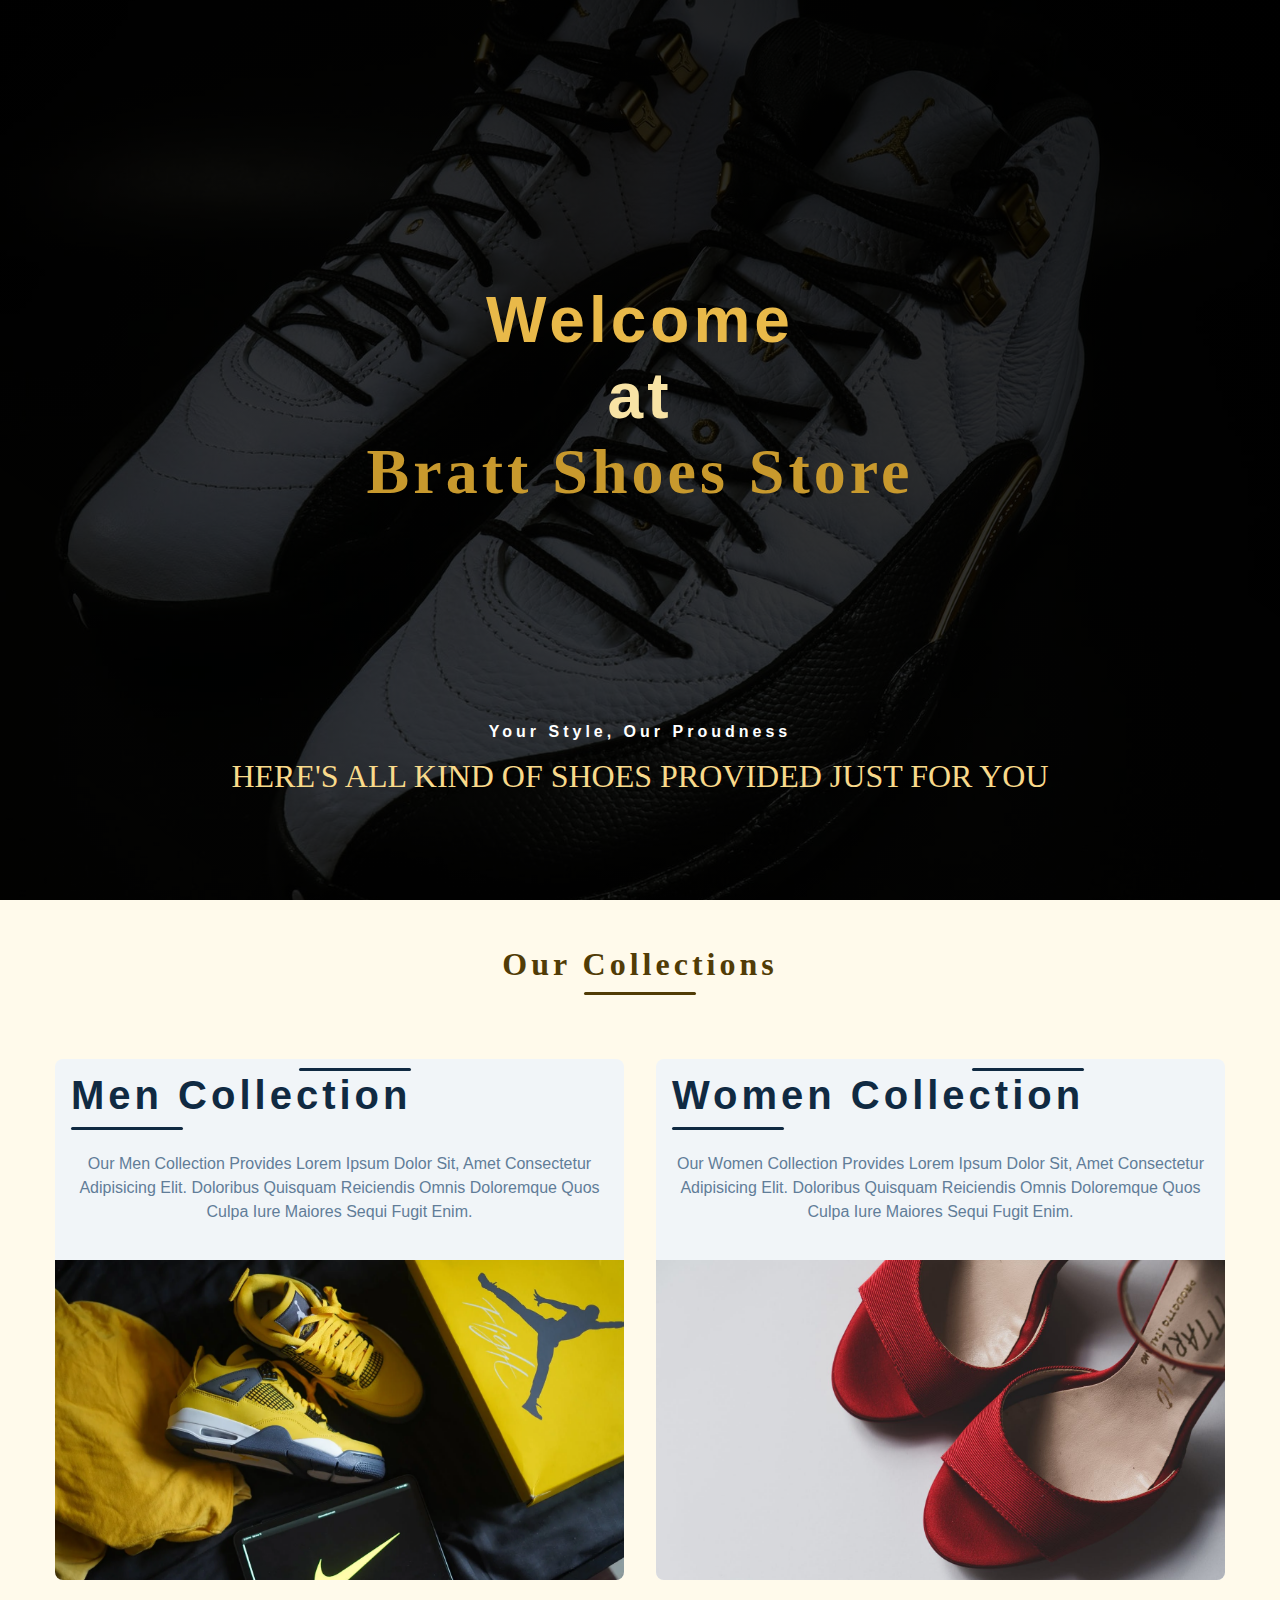
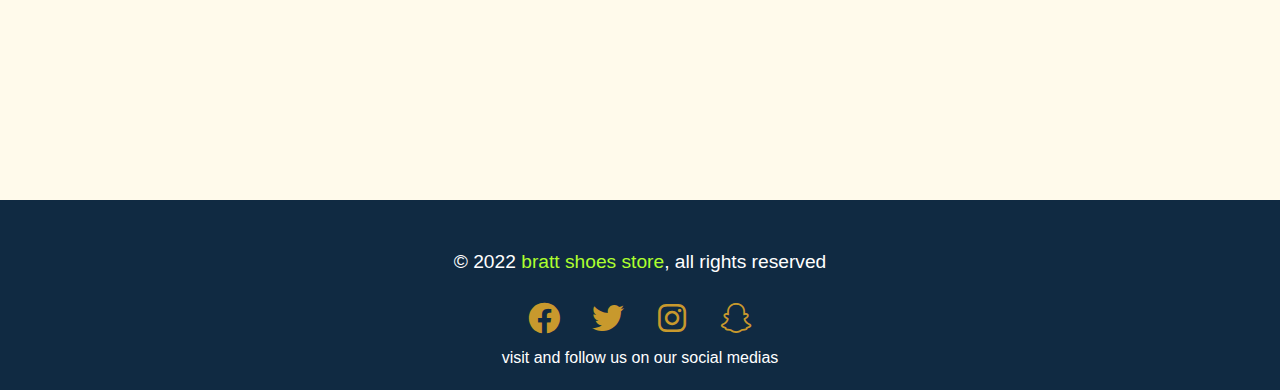
<file: index.html>
<!DOCTYPE html>
<html lang="en">

<head>
  <meta charset="UTF-8">
  <meta http-equiv="X-UA-Compatible" content="IE=edge">
  <meta name="viewport" content="width=device-width, initial-scale=1.0">
  <title>BRATT || Home</title>
  <link rel="shortcut icon" href="./images/favicon.ico" type="image/x-icon">
  <link rel="stylesheet" href="./fontawesome-free-6.1.1-web/css/all.min.css">
  <link rel="stylesheet" href="./CSS/main.css">
</head>

<body>
  <!-- <nav class="nav" id="nav">
    <div class="nav-logo">
      <h2>bratt</h2>

    </div>
  </nav> -->
  <!-- End of navbar -->

  <!-- hero section -->
  <section class="section hero">
    <div class="hero-text">
      <h1>welcome</h1>
      <h1 class="span">at</h1>
      <h2>bratt shoes store</h2>
    </div>
    <div class="hero-footer">
      <h4>your style, our proudness</h4>
      <p>here's all kind of shoes provided just for you</p>
    </div>
  </section>
  <!-- End of hero section -->

  <!-- Collections section -->
  <section class="section collections">
    <!-- Section title -->
    <div class="section-title collections-title">
      <h1>our collections</h1>
      <div class="underline"></div>
    </div>
    <!-- End of Section title -->

    <!-- Collections center -->
    <div class="section-center collections-center">
      <!-- Single collection -->
      <div class="single-collection ">
        <a href="men-collection.html" class="men-collection collections-link">
          <div class="collection-text">
              <h2 class="collection-name">
                <div class="underline underline-2"></div>
                men collection
              </h2>
              <div class="underline"></div>
            <p>our men collection provides Lorem ipsum dolor sit, amet consectetur adipisicing elit. Doloribus quisquam
              reiciendis omnis doloremque quos culpa iure maiores sequi fugit enim.</p>
          </div>
          <img src="./images/yellow-air-jordan.webp" class="collection-photo" alt="men shoes">
        </a>
      </div>
      <!-- End of Single collection -->

      <!-- Single collection -->
      <div class="single-collection ">
        <a href="women-collection.html" class="women-collection collections-link">
          <div class="collection-text">
              <h2 class="collection-name">
                <div class="underline underline-2"></div>
                women collection
              </h2>
              <div class="underline"></div>
            <p>our women collection provides lorem ipsum dolor sit, amet consectetur adipisicing elit. Doloribus
              quisquam reiciendis omnis doloremque quos culpa iure maiores sequi fugit enim.</p>
          </div>
          <img src="./images/red-high-heels.jpeg" class="collection-photo" alt="women shoes">
        </a>
      </div>
      <!-- End of Single collection -->
    </div>
    <!-- End of collections section -->
  </section>
  <!-- End of collections section -->

  <!-- Footer -->
  <footer class="footer">
    <div class="section-center footer-center">
      <div class="footer-text">
        <p>
          &copy; <span id="date">2022</span> <span class="store-name">bratt shoes store</span>, all rights reserved
        </p>
      </div>
      <!-- social icons -->
      <div class="social-icons footer-icons">
        <!-- single icon -->
        <a href="#" class="social-icon">
          <i class="fab fa-facebook"></i>
        </a>
        <!-- End of single icon -->

        <!-- single icon -->
        <a href="#" class="social-icon">
          <i class="fab fa-twitter"></i>
        </a>
        <!-- End of single icon -->

        <!-- single icon -->
        <a href="#" class="social-icon">
          <i class="fab fa-instagram"></i>
        </a>
        <!-- End of single icon -->

        <!-- single icon -->
        <a href="#" class="social-icon">
          <i class="fab fa-snapchat"></i>
        </a>
        <!-- End of single icon -->
      </div>
      <!-- End of social icons -->
      <div class="social-icons-text">
        <p>visit and follow us on our social medias</p>
      </div>
    </div>
  </footer>
  <!-- End of footer -->
  <script src="./JS/app.js"></script>
</body>

</html>
</file>
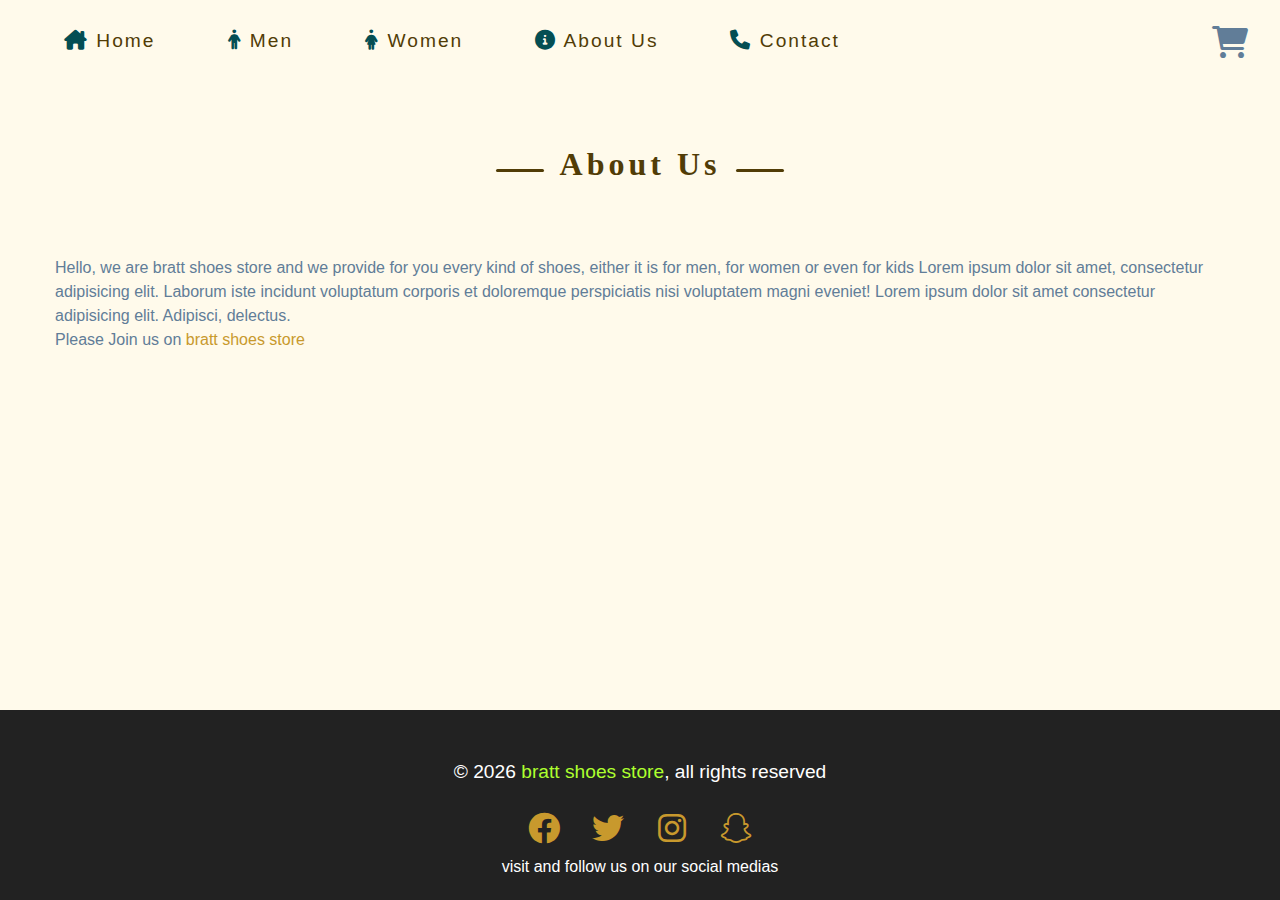
<file: about.html>
<!DOCTYPE html>
<html lang="en">

<head>
  <meta charset="UTF-8">
  <meta http-equiv="X-UA-Compatible" content="IE=edge">
  <meta name="viewport" content="width=device-width, initial-scale=1.0">
  <title>Bratt || About</title>
  <link rel="shortcut icon" href="./images/favicon.ico" type="image/x-icon">
  <link rel="stylesheet" href="./fontawesome-free-6.1.1-web/css/all.min.css">
  <link rel="stylesheet" href="./CSS/main.css">

</head>

<body>
  <!-- navbar -->
  <nav class="nav navbar" id="nav">
    <!-- <h2 class="nav-store-name">bratt store</h2> -->
    <button class="nav-btn" id="nav-btn">
      <i class="fas fa-bars"></i>
    </button>
    <!-- Section title -->
    <div class="section-title collections-title nav-title">
      <h1>our products</h1>
      <!-- <div class="underline" id="underline-1"></div> -->
    </div>
    <!-- End of Section title -->

    <!-- Links -->
    <ul class="links nav-links">
      <li>
        <a href="index.html">
          <i class="fas fa-house-chimney"></i>
          home
        </a>
      </li>
      <li>
        <a href="men-collection.html">
          <i class="fas fa-male"></i>
          men
        </a>
      </li>
      <li>
        <a href="women-collection.html">
          <i class="fas fa-female"></i>
          women
        </a>
      </li>
      <li>
        <a href="about.html">
          <i class="fa fa-circle-info"></i>
          about us
        </a>
      </li>
      <li>
        <a href="contact.html">
          <i class="fas fa-phone"></i>
          contact
        </a>
      </li>
    </ul>
    <!-- End of Links -->


    <i class="fas fa-shopping-cart"></i>
  </nav>
  <!-- End of navbar -->

  <!-- Siderbar -->
  <section class="sidebar" id="sidebar">
    <div class="sidebar-content">
      <div class="blur-background"></div>
      <div class="sidebar-center">
        <button class="close-btn" id="close-btn">
          <i class="fas fa-times"></i>
        </button>

        <!-- Links -->
        <ul class="links">
          <li>
            <a href="index.html">home</a>
          </li>
          <li>
            <a href="men-collection.html">men-collection</a>
          </li>
          <li>
            <a href="women-collection.html">women-collection</a>
          </li>
          <li>
            <a href="about.html">about us</a>
          </li>
          <li>
            <a href="contact.html">contact</a>
          </li>
        </ul>
        <!-- End of Links -->

        <!-- social icons -->
        <div class="social-icons">
          <!-- single icon -->
          <a href="#" class="social-icon">
            <i class="fab fa-facebook"></i>
          </a>
          <!-- End of single icon -->

          <!-- single icon -->
          <a href="#" class="social-icon">
            <i class="fab fa-twitter"></i>
          </a>
          <!-- End of single icon -->

          <!-- single icon -->
          <a href="#" class="social-icon">
            <i class="fab fa-instagram"></i>
          </a>
          <!-- End of single icon -->

          <!-- single icon -->
          <a href="#" class="social-icon">
            <i class="fab fa-snapchat"></i>
          </a>
          <!-- End of single icon -->
        </div>
        <!-- End of social icons -->
      </div>
    </div>
  </section>
  <!-- End of Siderbar -->

  <!-- about section -->
  <section class="section contact-about-section">
    <!-- Section title -->
    <div class="section-title collections-title products-title">
      <div class="underline left-underline"></div>
      <h1>about us</h1>
      <div class="underline right-underline"></div>
    </div>
    <!-- End of Section title -->

    <div class="section-center">
      <p>
        Hello, we are bratt shoes store and we provide for you every kind of shoes, either it is for men, for women or
        even for kids Lorem ipsum dolor sit amet, consectetur adipisicing elit. Laborum iste incidunt voluptatum
        corporis et doloremque perspiciatis nisi voluptatem magni eveniet! Lorem ipsum dolor sit amet consectetur
        adipisicing elit. Adipisci, delectus.<br />Please Join us on
        <a href="https://www.youtube.com/channel/UCMZFwxv5l-XtKi693qMJptA" class="contact-about-link">bratt shoes
          store</a>
      </p>
    </div>
  </section>
  <!-- End of about section -->

  <!-- Footer -->
  <footer class="footer bg-grey">
    <div class="section-center footer-center">
      <div class="footer-text">
        <p>
          &copy; <span id="date">2022</span> <span class="store-name">bratt shoes store</span>, all rights reserved
        </p>
      </div>
      <!-- social icons -->
      <div class="social-icons footer-icons">
        <!-- single icon -->
        <a href="#" class="social-icon">
          <i class="fab fa-facebook"></i>
        </a>
        <!-- End of single icon -->

        <!-- single icon -->
        <a href="#" class="social-icon">
          <i class="fab fa-twitter"></i>
        </a>
        <!-- End of single icon -->

        <!-- single icon -->
        <a href="#" class="social-icon">
          <i class="fab fa-instagram"></i>
        </a>
        <!-- End of single icon -->

        <!-- single icon -->
        <a href="#" class="social-icon">
          <i class="fab fa-snapchat"></i>
        </a>
        <!-- End of single icon -->
      </div>
      <!-- End of social icons -->
      <div class="social-icons-text">
        <p>visit and follow us on our social medias</p>
      </div>
    </div>
  </footer>
  <!-- End of footer -->

  <!-- javascript -->
  <script src="./JS/app.js"></script>
</body>

</html>
</file>
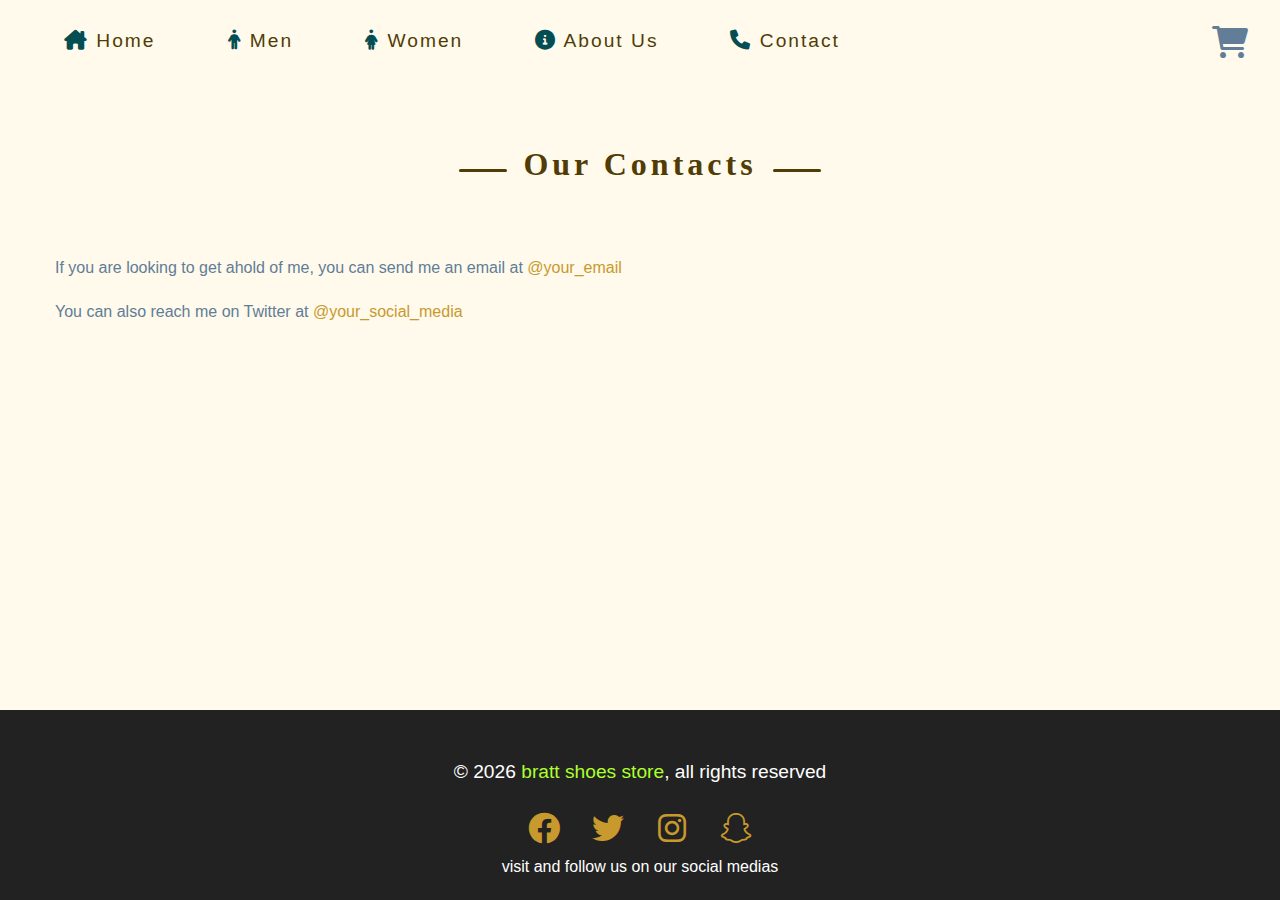
<file: contact.html>
<!DOCTYPE html>
<html lang="en">

<head>
  <meta charset="UTF-8">
  <meta http-equiv="X-UA-Compatible" content="IE=edge">
  <meta name="viewport" content="width=device-width, initial-scale=1.0">
  <title>Bratt || Conatct</title>
  <link rel="shortcut icon" href="./images/favicon.ico" type="image/x-icon">
  <link rel="stylesheet" href="./fontawesome-free-6.1.1-web/css/all.min.css">
  <link rel="stylesheet" href="./CSS/main.css">

</head>

<body>
  <!-- navbar -->
  <nav class="nav navbar id=" nav">
    <!-- <h2 class="nav-store-name">bratt store</h2> -->
    <button class="nav-btn" id="nav-btn">
      <i class="fas fa-bars"></i>
    </button>
    <!-- Section title -->
    <div class="section-title collections-title nav-title">
      <h1>our products</h1>
      <!-- <div class="underline" id="underline-1"></div> -->
    </div>
    <!-- End of Section title -->

    <!-- Links -->
    <ul class="links nav-links">
      <li>
        <a href="index.html">
          <i class="fas fa-house-chimney"></i>
          home
        </a>
      </li>
      <li>
        <a href="men-collection.html">
          <i class="fas fa-male"></i>
          men
        </a>
      </li>
      <li>
        <a href="women-collection.html">
          <i class="fas fa-female"></i>
          women
        </a>
      </li>
      <li>
        <a href="about.html">
          <i class="fa fa-circle-info"></i>
          about us
        </a>
      </li>
      <li>
        <a href="contact.html">
          <i class="fas fa-phone"></i>
          contact
        </a>
      </li>
    </ul>
    <!-- End of Links -->


    <i class="fas fa-shopping-cart"></i>
  </nav>
  <!-- End of navbar -->

  <!-- Siderbar -->
  <section class="sidebar" id="sidebar">
    <div class="sidebar-content">
      <div class="blur-background"></div>
      <div class="sidebar-center">
        <button class="close-btn" id="close-btn">
          <i class="fas fa-times"></i>
        </button>

        <!-- Links -->
        <ul class="links">
          <li>
            <a href="index.html">home</a>
          </li>
          <li>
            <a href="men-collection.html">men-collection</a>
          </li>
          <li>
            <a href="women-collection.html">women-collection</a>
          </li>
          <li>
            <a href="about.html">about us</a>
          </li>
          <li>
            <a href="contact.html">contact</a>
          </li>
        </ul>
        <!-- End of Links -->

        <!-- social icons -->
        <div class="social-icons">
          <!-- single icon -->
          <a href="#" class="social-icon">
            <i class="fab fa-facebook"></i>
          </a>
          <!-- End of single icon -->

          <!-- single icon -->
          <a href="#" class="social-icon">
            <i class="fab fa-twitter"></i>
          </a>
          <!-- End of single icon -->

          <!-- single icon -->
          <a href="#" class="social-icon">
            <i class="fab fa-instagram"></i>
          </a>
          <!-- End of single icon -->

          <!-- single icon -->
          <a href="#" class="social-icon">
            <i class="fab fa-snapchat"></i>
          </a>
          <!-- End of single icon -->
        </div>
        <!-- End of social icons -->
      </div>
    </div>
  </section>
  <!-- End of Siderbar -->

  <!-- Contact section -->
  <section class="section contact-about-section">
    <!-- Section title -->
    <div class="section-title collections-title products-title">
      <div class="underline left-underline"></div>
      <h1>our contacts</h1>
      <div class="underline right-underline"></div>
    </div>
    <!-- End of Section title -->
    <div class="section-center">
      <p>
        If you are looking to get ahold of me, you can send me an email at
        <a href="mailto:email@email.com" class="contact-about-link">@your_email</a>
      </p>
      <p>
        You can also reach me on Twitter at
        <a href="https://www.twitter.com" class="contact-about-link">@your_social_media </a>
      </p>
    </div>
  </section>
  <!-- End of Contact section -->


  <!-- Footer -->
  <footer class="footer bg-grey">
    <div class="section-center footer-center">
      <div class="footer-text">
        <p>
          &copy; <span id="date">2022</span> <span class="store-name">bratt shoes store</span>, all rights reserved
        </p>
      </div>
      <!-- social icons -->
      <div class="social-icons footer-icons">
        <!-- single icon -->
        <a href="#" class="social-icon">
          <i class="fab fa-facebook"></i>
        </a>
        <!-- End of single icon -->

        <!-- single icon -->
        <a href="#" class="social-icon">
          <i class="fab fa-twitter"></i>
        </a>
        <!-- End of single icon -->

        <!-- single icon -->
        <a href="#" class="social-icon">
          <i class="fab fa-instagram"></i>
        </a>
        <!-- End of single icon -->

        <!-- single icon -->
        <a href="#" class="social-icon">
          <i class="fab fa-snapchat"></i>
        </a>
        <!-- End of single icon -->
      </div>
      <!-- End of social icons -->
      <div class="social-icons-text">
        <p>visit and follow us on our social medias</p>
      </div>
    </div>
  </footer>
  <!-- End of footer -->

  <!-- javascript -->
  <script src="./JS/app.js"></script>
</body>

</html>
</file>
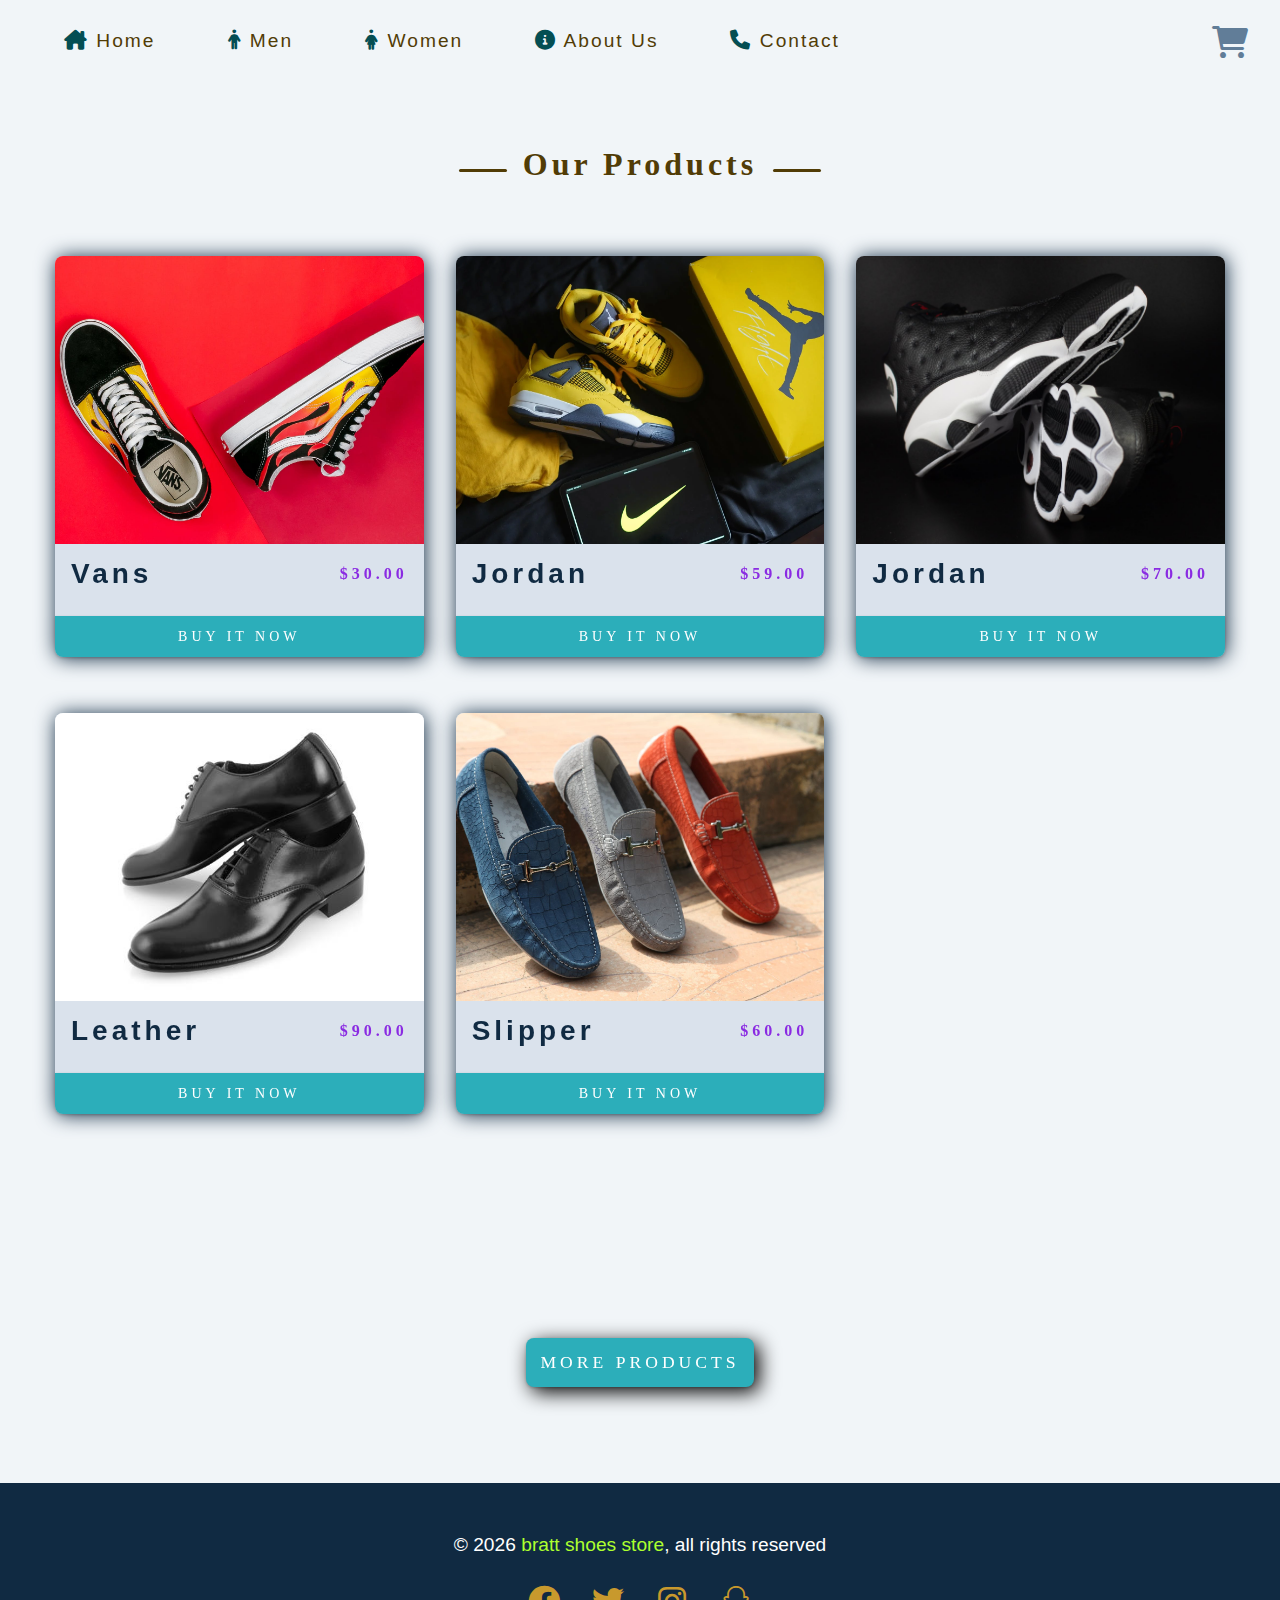
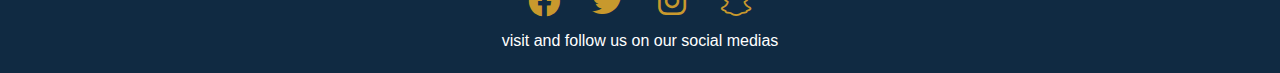
<file: men-collection.html>
<!DOCTYPE html>
<html lang="en">

<head>
  <meta charset="UTF-8">
  <meta http-equiv="X-UA-Compatible" content="IE=edge">
  <meta name="viewport" content="width=device-width, initial-scale=1.0">
  <title>Men || Collection</title>
  <link rel="shortcut icon" href="./images/favicon.ico" type="image/x-icon">
  <link rel="stylesheet" href="./fontawesome-free-6.1.1-web/css/all.min.css">
  <link rel="stylesheet" href="./CSS/main.css">

</head>

<body>
  <!-- navbar -->
  <nav class="nav" id="nav">
    <!-- <h2 class="nav-store-name">bratt store</h2> -->
    <button class="nav-btn" id="nav-btn">
      <i class="fas fa-bars"></i>
    </button>
    <!-- Section title -->
    <div class="section-title collections-title nav-title">
      <h1>our products</h1>
      <!-- <div class="underline" id="underline-1"></div> -->
    </div>
    <!-- End of Section title -->

    <!-- Links -->
    <ul class="links nav-links">
      <li>
        <a href="index.html">
          <i class="fas fa-house-chimney"></i>
          home
        </a>
      </li>
      <li>
        <a href="men-collection.html">
          <i class="fas fa-male"></i>
          men
        </a>
      </li>
      <li>
        <a href="women-collection.html">
          <i class="fas fa-female"></i>
          women
        </a>
      </li>
      <li>
        <a href="about.html">
          <i class="fa fa-circle-info"></i>
          about us
        </a>
      </li>
      <li>
        <a href="contact.html">
          <i class="fas fa-phone"></i>
          contact
        </a>
      </li>
    </ul>
    <!-- End of Links -->


    <i class="fas fa-shopping-cart"></i>
  </nav>
  <!-- End of navbar -->

  <!-- Siderbar -->
  <section class="sidebar" id="sidebar">
    <div class="sidebar-content">
      <div class="blur-background"></div>
      <div class="sidebar-center">
        <button class="close-btn" id="close-btn">
          <i class="fas fa-times"></i>
        </button>

        <!-- Links -->
        <ul class="links">
          <li>
            <a href="index.html">home</a>
          </li>
          <li>
            <a href="men-collection.html">men-collection</a>
          </li>
          <li>
            <a href="women-collection.html">women-collection</a>
          </li>
          <li>
            <a href="about.html">about us</a>
          </li>
          <li>
            <a href="contact.html">contact</a>
          </li>
        </ul>
        <!-- End of Links -->

        <!-- social icons -->
        <div class="social-icons">
          <!-- single icon -->
          <a href="#" class="social-icon">
            <i class="fab fa-facebook"></i>
          </a>
          <!-- End of single icon -->

          <!-- single icon -->
          <a href="#" class="social-icon">
            <i class="fab fa-twitter"></i>
          </a>
          <!-- End of single icon -->

          <!-- single icon -->
          <a href="#" class="social-icon">
            <i class="fab fa-instagram"></i>
          </a>
          <!-- End of single icon -->

          <!-- single icon -->
          <a href="#" class="social-icon">
            <i class="fab fa-snapchat"></i>
          </a>
          <!-- End of single icon -->
        </div>
        <!-- End of social icons -->
      </div>
    </div>
  </section>
  <!-- End of Siderbar -->

  <!-- Products section -->
  <section class="products">
    <!-- Section title -->
    <div class="section-title collections-title products-title">
      <div class="underline left-underline"></div>
      <h1>our products</h1>
      <div class="underline right-underline"></div>
    </div>
    <!-- End of Section title -->

    <!-- products center -->
    <div class="products-center section-center">
      <!-- single product -->
      <div class="product-container">
        <img src="./images/black-fire-vans.jpeg" alt="">
        <div class="product-details">
          <h3 class="product-name">vans</h3>
          <h4 class="product-price">$30.00</h4>
          <button class="btn">
            buy it now
          </button>
        </div>
      </div>
      <!-- End of single product -->

      <!-- single product -->
      <div class="product-container">
        <img src="./images/yellow-air-jordan.webp" alt="">
        <div class="product-details">
          <h3 class="product-name">jordan </h3>
          <h4 class="product-price">$59.00</h4>
          <button class="btn">
            buy it now
          </button>
        </div>
      </div>
      <!-- End of single product -->

      <!-- single product -->
      <div class="product-container">
        <img src="./images/black-white-basket-air-jordan.jpeg" alt="">
        <div class="product-details">
          <h3 class="product-name">jordan</h3>
          <h4 class="product-price">$70.00</h4>
          <button class="btn">
            buy it now
          </button>
        </div>
      </div>
      <!-- End of single product -->

      <!-- single product -->
      <div class="product-container">
        <img src="./images/black-cuir-1.jpg" alt="">
        <div class="product-details">
          <h3 class="product-name">leather</h3>
          <h4 class="product-price">$90.00</h4>
          <button class="btn">
            buy it now
          </button>
        </div>
      </div>
      <!-- End of single product -->

      <!-- single product -->
      <div class="product-container">
        <img src="./images/three-pantouffle.jpeg" alt="">
        <div class="product-details">
          <h3 class="product-name">slipper</h3>
          <h4 class="product-price">$60.00</h4>
          <button class="btn">
            buy it now
          </button>
        </div>
      </div>
      <!-- End of single product -->

    </div>
    <!-- End of products center -->
    <!-- More products button -->
    <button class="btn more-products-btn">
      more products
    </button>
    <!-- End of More products button -->
  </section>
  <!-- End of Products section -->

  <!-- Footer -->
  <footer class="footer">
    <div class="section-center footer-center">
      <div class="footer-text">
        <p>
          &copy; <span id="date">2022</span> <span class="store-name">bratt shoes store</span>, all rights reserved
        </p>
      </div>
      <!-- social icons -->
      <div class="social-icons footer-icons">
        <!-- single icon -->
        <a href="#" class="social-icon">
          <i class="fab fa-facebook"></i>
        </a>
        <!-- End of single icon -->

        <!-- single icon -->
        <a href="#" class="social-icon">
          <i class="fab fa-twitter"></i>
        </a>
        <!-- End of single icon -->

        <!-- single icon -->
        <a href="#" class="social-icon">
          <i class="fab fa-instagram"></i>
        </a>
        <!-- End of single icon -->

        <!-- single icon -->
        <a href="#" class="social-icon">
          <i class="fab fa-snapchat"></i>
        </a>
        <!-- End of single icon -->
      </div>
      <!-- End of social icons -->
      <div class="social-icons-text">
        <p>visit and follow us on our social medias</p>
      </div>
    </div>
  </footer>
  <!-- End of footer -->

  <!-- javascript -->
  <script src="./JS/app.js"></script>
</body>

</html>
</file>
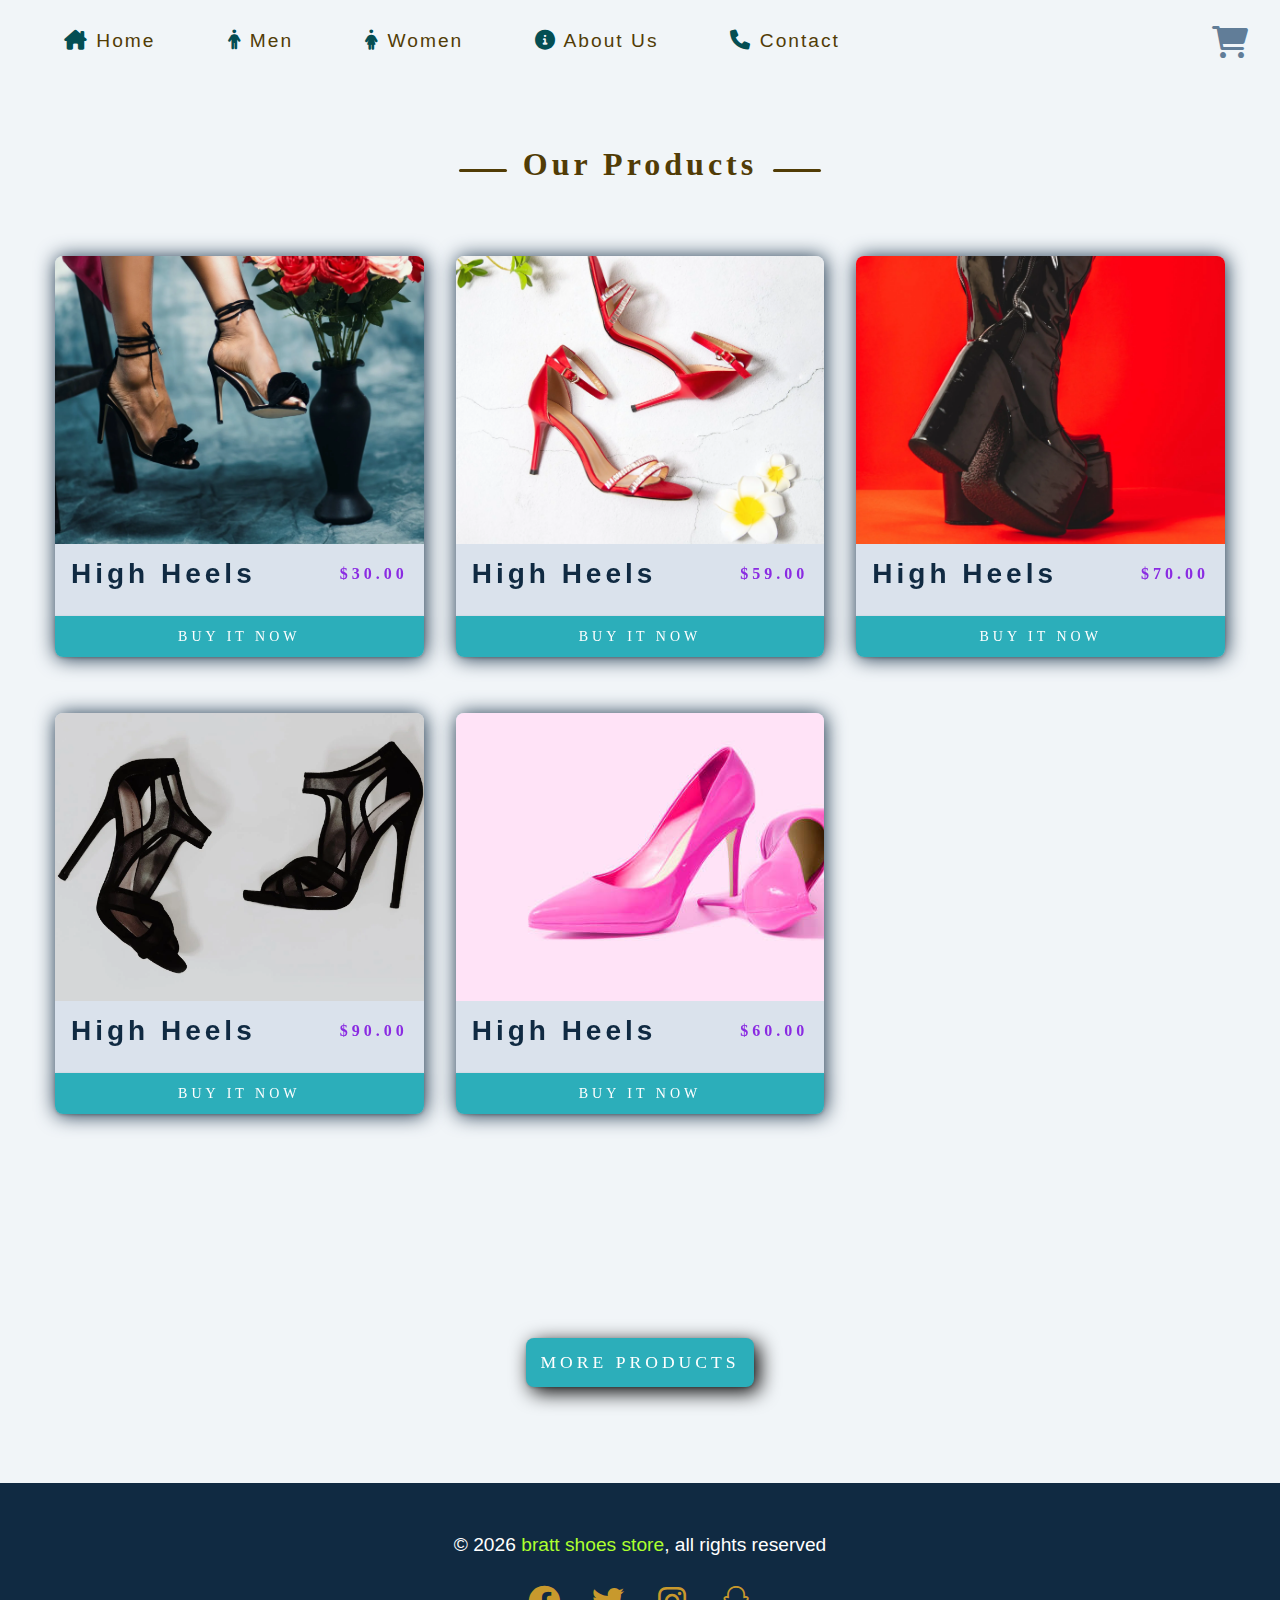
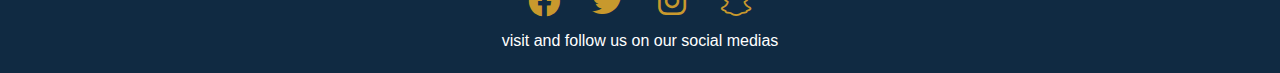
<file: women-collection.html>
<!DOCTYPE html>
<html lang="en">

<head>
  <meta charset="UTF-8">
  <meta http-equiv="X-UA-Compatible" content="IE=edge">
  <meta name="viewport" content="width=device-width, initial-scale=1.0">
  <title>Women || Collection</title>
  <link rel="shortcut icon" href="./images/favicon.ico" type="image/x-icon">
  <link rel="stylesheet" href="./fontawesome-free-6.1.1-web/css/all.min.css">
  <link rel="stylesheet" href="./CSS/main.css">

</head>

<body>
  <!-- navbar -->
  <nav class="nav" id="nav">
    <!-- <h2 class="nav-store-name">bratt store</h2> -->
    <button class="nav-btn" id="nav-btn">
      <i class="fas fa-bars"></i>
    </button>
    <!-- Section title -->
    <div class="section-title collections-title nav-title">
      <h1>our products</h1>
      <!-- <div class="underline" id="underline-1"></div> -->
    </div>
    <!-- End of Section title -->

    <!-- Links -->
    <ul class="links nav-links">
      <li>
        <a href="index.html">
          <i class="fas fa-house-chimney"></i>
          home
        </a>
      </li>
      <li>
        <a href="men-collection.html">
          <i class="fas fa-male"></i>
          men
        </a>
      </li>
      <li>
        <a href="women-collection.html">
          <i class="fas fa-female"></i>
          women
        </a>
      </li>
      <li>
        <a href="about.html">
          <i class="fa fa-circle-info"></i>
          about us
        </a>
      </li>
      <li>
        <a href="contact.html">
          <i class="fas fa-phone"></i>
          contact
        </a>
      </li>
    </ul>
    <!-- End of Links -->


    <i class="fas fa-shopping-cart"></i>
  </nav>
  <!-- End of navbar -->

  <!-- Siderbar -->
  <section class="sidebar" id="sidebar">
    <div class="sidebar-content">
      <div class="blur-background"></div>
      <div class="sidebar-center">
        <button class="close-btn" id="close-btn">
          <i class="fas fa-times"></i>
        </button>

        <!-- Links -->
        <ul class="links">
          <li>
            <a href="index.html">home</a>
          </li>
          <li>
            <a href="men-collection.html">men-collection</a>
          </li>
          <li>
            <a href="women-collection.html">women-collection</a>
          </li>
          <li>
            <a href="about.html">about us</a>
          </li>
          <li>
            <a href="contact.html">contact</a>
          </li>
        </ul>
        <!-- End of Links -->

        <!-- social icons -->
        <div class="social-icons">
          <!-- single icon -->
          <a href="#" class="social-icon">
            <i class="fab fa-facebook"></i>
          </a>
          <!-- End of single icon -->

          <!-- single icon -->
          <a href="#" class="social-icon">
            <i class="fab fa-twitter"></i>
          </a>
          <!-- End of single icon -->

          <!-- single icon -->
          <a href="#" class="social-icon">
            <i class="fab fa-instagram"></i>
          </a>
          <!-- End of single icon -->

          <!-- single icon -->
          <a href="#" class="social-icon">
            <i class="fab fa-snapchat"></i>
          </a>
          <!-- End of single icon -->
        </div>
        <!-- End of social icons -->
      </div>
    </div>
  </section>
  <!-- End of Siderbar -->

  <!-- Products section -->
  <section class="products">
    <!-- Section title -->
    <div class="section-title collections-title products-title">
      <div class="underline left-underline"></div>
      <h1>our products</h1>
      <div class="underline right-underline"></div>
    </div>
    <!-- End of Section title -->

    <!-- products center -->
    <div class="products-center section-center">
      <!-- single product -->
      <div class="product-container">
        <img src="./images/black-high-heels.webp" class="women-high-heels" alt="">
        <div class="product-details">
          <h3 class="product-name">high heels</h3>
          <h4 class="product-price">$30.00</h4>
          <button class="btn">
            buy it now
          </button>
        </div>
      </div>
      <!-- End of single product -->

      <!-- single product -->
      <div class="product-container">
        <img src="./images/red-high-heels-0.webp" alt="">
        <div class="product-details">
          <h3 class="product-name">high heels</h3>
          <h4 class="product-price">$59.00</h4>
          <button class="btn">
            buy it now
          </button>
        </div>
      </div>
      <!-- End of single product -->

      <!-- single product -->
      <div class="product-container">
        <img src="./images/black-long-botega-girl.webp" class="women-bottega" alt="">
        <div class="product-details">
          <h3 class="product-name">high heels</h3>
          <h4 class="product-price">$70.00</h4>
          <button class="btn">
            buy it now
          </button>
        </div>
      </div>
      <!-- End of single product -->

      <!-- single product -->
      <div class="product-container">
        <img src="./images/black-girl-talon.webp" alt="">
        <div class="product-details">
          <h3 class="product-name">high heels</h3>
          <h4 class="product-price">$90.00</h4>
          <button class="btn">
            buy it now
          </button>
        </div>
      </div>
      <!-- End of single product -->

      <!-- single product -->
      <div class="product-container">
        <img src="./images/istockphoto-1271715626-612x612.jpg" class="women-high-heels-1" alt="">
        <div class="product-details">
          <h3 class="product-name">high heels</h3>
          <h4 class="product-price">$60.00</h4>
          <button class="btn">
            buy it now
          </button>
        </div>
      </div>
      <!-- End of single product -->

    </div>
    <!-- End of products center -->
    <!-- More products button -->
    <button class="btn more-products-btn">
      more products
    </button>
    <!-- End of More products button -->
  </section>
  <!-- End of Products section -->

  <!-- Footer -->
  <footer class="footer">
    <div class="section-center footer-center">
      <div class="footer-text">
        <p>
          &copy; <span id="date">2022</span> <span class="store-name">bratt shoes store</span>, all rights reserved
        </p>
      </div>
      <!-- social icons -->
      <div class="social-icons footer-icons">
        <!-- single icon -->
        <a href="#" class="social-icon">
          <i class="fab fa-facebook"></i>
        </a>
        <!-- End of single icon -->

        <!-- single icon -->
        <a href="#" class="social-icon">
          <i class="fab fa-twitter"></i>
        </a>
        <!-- End of single icon -->

        <!-- single icon -->
        <a href="#" class="social-icon">
          <i class="fab fa-instagram"></i>
        </a>
        <!-- End of single icon -->

        <!-- single icon -->
        <a href="#" class="social-icon">
          <i class="fab fa-snapchat"></i>
        </a>
        <!-- End of single icon -->
      </div>
      <!-- End of social icons -->
      <div class="social-icons-text">
        <p>visit and follow us on our social medias</p>
      </div>
    </div>
  </footer>
  <!-- End of footer -->

  <!-- javascript -->
  <script src="./JS/app.js"></script>
</body>

</html>
</file>
<file: CSS/main.css>
/*
=============== 
Fonts
===============
*/
@import url("https://fonts.googleapis.com/css?family=Catamaran:400,700|Grand+Hotel");

@import url("https://fonts.googleapis.com/css?family=Open+Sans|Roboto:400,700&display=swap");
/*
=============== 
Variables
===============
*/

:root {
  /* dark shades of primary color*/
  --primary-1: hsl(43, 86%, 17%);
  --primary-2: hsl(43, 77%, 27%);
  --primary-3: hsl(43, 72%, 37%);
  --primary-4: hsl(42, 63%, 48%);
  --clr-primary-1: hsl(184, 91%, 17%);
  --clr-primary-2: hsl(185, 84%, 25%);
  --clr-primary-3: hsl(185, 81%, 29%);
  --clr-primary-4: hsl(184, 77%, 34%);
  /* primary/main color */
  --clr-primary-5: hsl(185, 62%, 45%);
  --primary-5: hsl(42, 78%, 60%);
  /* lighter shades of primary color */
  --clr-primary-6: hsl(185, 57%, 50%);
  --clr-primary-7: hsl(184, 65%, 59%);
  --clr-primary-8: hsl(184, 80%, 74%);
  --clr-primary-9: hsl(185, 94%, 87%);
  --clr-primary-10: hsl(186, 100%, 94%);
  --primary-6: hsl(43, 89%, 70%);
  --primary-7: hsl(43, 90%, 76%);
  --primary-8: hsl(45, 86%, 81%);
  --primary-9: hsl(45, 90%, 88%);
  --primary-10: hsl(45, 100%, 96%);
  /* darkest grey - used for headings */
  --clr-grey-1: hsl(209, 61%, 16%);
  --clr-grey-2: hsl(211, 39%, 23%);
  --clr-grey-3: hsl(209, 34%, 30%);
  --clr-grey-4: hsl(209, 28%, 39%);
  /* grey used for paragraphs */
  --clr-grey-5: hsl(210, 22%, 49%);
  --clr-grey-6: hsl(209, 23%, 60%);
  --clr-grey-7: hsl(211, 27%, 70%);
  --clr-grey-8: hsl(210, 31%, 80%);
  --clr-grey-9: hsl(212, 33%, 89%);
  --clr-grey-10: hsl(210, 36%, 96%);
  --clr-white: #fff;
  /* --ff-primary: "Lato", sans-serif; */
  --ff-primary: sans-serif;
  --ff-secndary: cursive;
  /* roboto font family */
  /* --ff-primary: "Roboto", sans-serif;
  --ff-secondary: "Open Sans", sans-serif; */
  --transition: all 0.3s linear;
  --spacing: 0.25rem;
  --radius: 0.5rem;
  --light-shadow: 0 5px 15px rgba(0, 0, 0, 0.1);
  --dark-shadow: 0 5px 15px rgba(0, 0, 0, 0.2);
}

/*
=============== 
Global Styles
===============
*/

* {
  margin: 0;
  padding: 0;
  box-sizing: border-box;
}

body {
  font-family: var(--ff-primary);
  background: var(--clr-white);
  color: var(--clr-grey-1);
  line-height: 1.5;
  font-size: 0.875rem;
}

ul {
  list-style-type: none;
}

a {
  text-decoration: none;
}

img:not(.nav-logo) {
  width: 100%;
  display: block;
}

h1,
h2,
h3,
h4 {
  letter-spacing: var(--spacing);
  text-transform: capitalize;
  line-height: 1.25;
  margin-bottom: 0.75rem;
}

h1 {
  font-size: 3rem;
}

h2 {
  font-size: 2rem;
}

h3 {
  font-size: 1.25rem;
}

h4 {
  font-size: 0.875rem;
}

p {
  margin-bottom: 1.25rem;
  color: var(--clr-grey-5);
}

@media screen and (min-width: 800px) {
  h1 {
    font-size: 4rem;
  }

  h2 {
    font-size: 2.5rem;
  }

  h3 {
    font-size: 1.75rem;
  }

  h4 {
    font-size: 1rem;
  }

  body {
    font-size: 1rem;
  }

  h1,
  h2,
  h3,
  h4 {
    line-height: 1;
  }
}

/*  global classes */

.btn {
  text-transform: uppercase;
  background: var(--clr-primary-5);
  color: var(--clr-white);
  padding: 0.375rem 0.75rem;
  letter-spacing: var(--spacing);
  display: inline-block;
  font-family: 'Times New Roman', Times, serif;
  transition: var(--transition);
  font-size: 0.875rem;
  border: 2px solid transparent;
  cursor: pointer;
  box-shadow: 0 1px 3px rgba(0, 0, 0, 0.2);
  -webkit-transition: var(--transition);
  -moz-transition: var(--transition);
  -ms-transition: var(--transition);
  -o-transition: var(--transition);
}

.btn:hover {
  color: var(--clr-primary-1);
  background: var(--clr-primary-8);
}

.section {
  padding: 5rem 0;
}

.section-title {
  text-align: center;
  margin-bottom: 4rem;
}

.section-title h2 {
  text-transform: uppercase;
}

.section-title span {
  color: var(--clr-primary-5);
}

.section-center {
  width: 90vw;
  margin: 0 auto;
  max-width: 1170px;
}

@media screen and (min-width: 992px) {
  .section-center {
    width: 95vw;
  }
}

@keyframes From-top {
  0% {
    opacity: 0;
    transform: translateY(-200px);
    -webkit-transform: translateY(-200px);
    -moz-transform: translateY(-200px);
    -ms-transform: translateY(-200px);
    -o-transform: translateY(-200px);
  }

  25% {
    opacity: 0.50;
    transform: translateY(0);
    -webkit-transform: translateY(0);
    -moz-transform: translateY(0);
    -ms-transform: translateY(0);
    -o-transform: translateY(0);
  }

  50% {
    opacity: 0.75;
    transform: translateY(-75px);
    -webkit-transform: translateY(-75px);
    -moz-transform: translateY(-75px);
    -ms-transform: translateY(-75px);
    -o-transform: translateY(-75px);
  }

  75% {
    opacity: 0.95;
    transform: translateY(0);
    -webkit-transform: translateY(0);
    -moz-transform: translateY(0);
    -ms-transform: translateY(0);
    -o-transform: translateY(0);
  }

  90% {
    opacity: 1;
    transform: translateY(-25px);
    -webkit-transform: translateY(-25px);
    -moz-transform: translateY(-25px);
    -ms-transform: translateY(-25px);
    -o-transform: translateY(-25px);
  }

  100% {
    transform: translateY(0);
    -webkit-transform: translateY(0);
    -moz-transform: translateY(0);
    -ms-transform: translateY(0);
    -o-transform: translateY(0);
  }
}

@keyframes From-right {
  0% {
    opacity: 0;
    transform: translateX(200px);
    -webkit-transform: translateX(200px);
    -moz-transform: translateX(200px);
    -ms-transform: translateX(200px);
    -o-transform: translateX(200px);
  }

  50% {
    opacity: 0.50;
    transform: translateX(-100px);
    -webkit-transform: translateX(-100px);
    -moz-transform: translateX(-100px);
    -ms-transform: translateX(-100px);
    -o-transform: translateX(-100px);
  }

  80% {
    opacity: 0.75;
    transform: translateX(75px);
    -webkit-transform: translateX(75px);
    -moz-transform: translateX(75px);
    -ms-transform: translateX(75px);
    -o-transform: translateX(75px);
  }

  100% {
    transform: translateX(0);
    -webkit-transform: translateX(0);
    -moz-transform: translateX(0);
    -ms-transform: translateX(0);
    -o-transform: translateX(0);
  }
}

@keyframes From-left {
  0% {
    opacity: 0;
    transform: translateX(-200px);
    -webkit-transform: translateX(-200px);
    -moz-transform: translateX(-200px);
    -ms-transform: translateX(-200px);
    -o-transform: translateX(-200px);
  }

  50% {
    opacity: 0.50;
    transform: translateX(100px);
    -webkit-transform: translateX(100px);
    -moz-transform: translateX(100px);
    -ms-transform: translateX(100px);
    -o-transform: translateX(100px);
  }

  80% {
    opacity: 0.75;
    transform: translateX(-75px);
    -webkit-transform: translateX(-75px);
    -moz-transform: translateX(-75px);
    -ms-transform: translateX(-75px);
    -o-transform: translateX(-75px);
  }

  100% {
    transform: translateX(0);
    -webkit-transform: translateX(0);
    -moz-transform: translateX(0);
    -ms-transform: translateX(0);
    -o-transform: translateX(0);
  }
}

@keyframes opacity {
  0% {
    opacity: 0;
  }

  50% {
    opacity: 0.50;
  }

  80% {
    opacity: 0.75;
  }

  100% {
    opacity: 1;
  }
}

@keyframes bounce {
  0% {
    opacity: 0;
    transform: scale(1.9);
    -webkit-transform: scale(1.9);
    -moz-transform: scale(1.9);
    -ms-transform: scale(1.9);
    -o-transform: scale(1.9);
  }

  50% {
    opacity: 0.50;
    transform: scale(0.9);
    -webkit-transform: scale(0.9);
    -moz-transform: scale(0.9);
    -ms-transform: scale(0.9);
    -o-transform: scale(0.9);
  }

  80% {
    opacity: 0.75;
    transform: scale(1.2);
    -webkit-transform: scale(1.2);
    -moz-transform: scale(1.2);
    -ms-transform: scale(1.2);
    -o-transform: scale(1.2);
  }

  100% {
    transform: scale(1);
    -webkit-transform: scale(1);
    -moz-transform: scale(1);
    -ms-transform: scale(1);
    -o-transform: scale(1);
  }
}

/* 
===============
hero
===============
*/
.hero {
  min-height: 85vh;
  display: grid;
  grid-template-columns: 1fr;
  grid-template-rows: 1fr auto;
  align-items: center;
  background:
    linear-gradient(to bottom left, rgba(0, 0, 0, 0.9), rgba(0, 0, 0, 0.7)),
    url("../images/black-white-air-jordan.jpeg") bottom/cover no-repeat fixed;
  text-align: center;
  color: whitesmoke;
}

.hero-text h1:not(.span) {
  color: var(--primary-5);
  font-family: var(--ff-primary);
  animation: From-top 2s ease-in-out 1;
  -webkit-animation: From-top 2s ease-in-out 1;
  overflow: hidden;
}

.hero-text .span {
  color: var(--primary-8);
  text-transform: none;
  animation: From-right 2s ease-in-out 1;
  -webkit-animation: From-right 2s ease-in-out 1;
  overflow: hidden;
}

.hero-text h2 {
  color: var(--primary-4);
  font-family: var(--ff-secndary);
  font-size: 2.4rem;
  animation: bounce 2s ease-in-out 1;
  -webkit-animation: bounce 2s ease-in-out 1;
  overflow: hidden;
}

.hero-footer h4 {
  color: var(--clr-white);
  font-weight: bold;
}

.hero-footer p {
  color: var(--primary-7);
  text-transform: uppercase;
  font-family: var(--ff-secndary);
  animation: opacity 2s ease-in-out 1;
  -webkit-animation: opacity 2s ease-in-out 1;
  overflow: hidden;
}

.hero-footer {
  align-self: center;
}

@media screen and (min-width: 768px) {
  .hero {
    min-height: 100vh;
    font-size: 1.25rem;
  }

  .hero-text {
    font-size: 1.25rem;
  }

  .hero-text h2 {
    font-size: 4rem;
  }
}

@media screen and (min-width: 1170px) {
  .hero {
    font-size: 2rem;
    background-position: center;
  }
}

/* 
===============
Collection
===============
*/
.collections {
  background: var(--primary-10);
  min-height: 100vh;
  padding: 3rem 0;
}

.collections-title h1 {
  font-family: var(--ff-secndary);
  color: var(--primary-1);
  font-size: 2rem;
}

.collection-name {
  position: relative;
  display: inline-block;
}

.underline {
  width: 7rem;
  height: 0.2rem;
  background: var(--primary-1);
  border-radius: var(--radius);
  -webkit-border-radius: var(--radius);
  -moz-border-radius: var(--radius);
  -ms-border-radius: var(--radius);
  -o-border-radius: var(--radius);
  margin-left: auto;
  margin-right: auto;
}

.hide-underline {
  width: 0;
  height: 0;
  background: transparent;
  margin: 0;
  padding: 0;
}

.single-collection {
  background: var(--clr-grey-10);
  margin-bottom: 2rem;
  border-radius: var(--radius);
  -webkit-border-radius: var(--radius);
  -moz-border-radius: var(--radius);
  -ms-border-radius: var(--radius);
  -o-border-radius: var(--radius);
  transition: var(--transition);
  -webkit-transition: var(--transition);
  -moz-transition: var(--transition);
  -ms-transition: var(--transition);
  -o-transition: var(--transition);
  position: relative;
}

.single-collection:hover {
  background: var(--clr-grey-1);
}

.single-collection:hover .underline {
  background: var(--clr-white);
}

.single-collection:hover .collection-text p,
.single-collection:hover h2 {
  color: var(--clr-white);
}

.collection-text .underline {
  margin-left: 0;
  margin-bottom: 1.375rem;
  background: var(--clr-grey-1);
}

.collection-text {
  padding: 1rem;
}

.collection-text .underline-2 {
  position: absolute;
  content: "";
  top: -0.45rem;
  right: 0;
}

.collection-text p {
  text-transform: capitalize;
  text-align: center;
}

.collections-link {
  color: var(--clr-grey-1);
}

.collection-photo {
  margin: 0;
  border-bottom-left-radius: var(--radius);
  border-bottom-right-radius: var(--radius);
}

@media screen and (min-width: 768px) {
  .collection-photo {
    height: 20rem;
    object-fit: cover;
  }

  .single-collection {
    max-width: 50rem;
    margin-left: auto;
    margin-right: auto;
  }
}

@media screen and (min-width: 992px) {
  .collections-center {
    display: grid;
    grid-template-columns: 1fr 1fr;
    column-gap: 2rem;
  }

  .collection-photo {
    min-height: 20rem;
  }
}

/* 
===============
Footer
===============
*/
.footer {
  height: 190px;
  text-align: center;
  background: var(--clr-grey-1);
}

.footer-center {
  width: 100%;
  padding-top: 3rem;
  display: grid;
  grid-template-columns: 1fr;
  grid-template-rows: 1fr 1fr;
  place-items: center;
}

.footer-text p {
  font-size: 1.2rem;
  color: var(--clr-white);
}

.footer-text .store-name {
  color: greenyellow;
}

.social-icons {
  display: grid;
  grid-template-columns: repeat(4, 1fr);
  column-gap: 2rem;
  place-items: center;
  font-size: 1.5rem;
}

.social-icon i {
  color: var(--primary-4);
  transition: var(--transition);
  -webkit-transition: var(--transition);
  -moz-transition: var(--transition);
  -ms-transition: var(--transition);
  -o-transition: var(--transition);
}

.social-icon i:hover {
  color: var(--primary-8);
}

.social-icons-text p {
  color: var(--clr-white);
  font-size: 1rem;
}

/* 
===============
Navbar
===============
*/
.nav {
  width: 100%;
  display: grid;
  grid-template-columns: auto 1fr auto;
  padding: 0.70rem 1rem;
  column-gap: 1rem;
  place-items: center;
  background: var(--clr-grey-10);
}

.navbar-fixed {
  position: fixed;
  top: 0;
  left: 0;
  width: 100%;
  background: var(--clr-white);
  z-index: 2;
  box-shadow: var(--light-shadow);
}

.navbar-fixed .nav-title {
  display: inline-block;
}


.nav h1 {
  margin-bottom: 0;
  /* color: var(--clr-grey-1); */
}

i {
  font-size: 2rem;
  color: var(--clr-grey-5);
}

.nav-btn {
  border-color: transparent;
  background: transparent;
  cursor: pointer;
}

.fa-bars {
  transition: var(--transition);
  -webkit-transition: var(--transition);
  -moz-transition: var(--transition);
  -ms-transition: var(--transition);
  -o-transition: var(--transition);
}

.fa-bars:hover {
  color: var(--primary-1);
}

.fa-shopping-cart {
  justify-self: end;
}

.nav-title {
  margin-bottom: 0;
  display: none;
}

.nav-store-name {
  display: none;
}

.nav-links {
  display: none;
}

@media screen and (min-width: 992px) {
  .nav-btn {
    display: none;
  }

  .fa-shopping-cart {
    padding-bottom: 0;
  }

  .nav-store-name {
    display: none;
  }

  .navbar-fixed .nav-title {
    padding-bottom: 0;
    padding-right: 3rem;
  }

  .nav-links {
    display: grid;
    grid-template-columns: repeat(5, auto);
    column-gap: 1.5rem;
    justify-self: start;
  }
  
  .nav-links a {
    display: inline-block;
    align-self: end;
    padding-left: 3rem;
    padding-top: 1rem;
    padding-bottom: 0;
    font-size: 1.2rem;
  }

  .nav-links i {
    font-size: 1.25rem;
    color: var(--clr-primary-1);
    transition: var(--transition);
    -webkit-transition: var(--transition);
    -moz-transition: var(--transition);
    -ms-transition: var(--transition);
    -o-transition: var(--transition);
}

.nav-links a:hover i {
  color: var(--clr-primary-5);
}

.navbar-fixed a i {
  display: none;
}

.navbar-fixed a {
  padding-left: 1.25rem;
}
}

@media screen and (min-width: 1170px) {
  .navbar-fixed .nav-links {
    place-self: center;
    padding-right: 4rem;
  }

  .navbar-fixed a {
    padding-left: 3rem;
  }
}

/* 
===============
Sidebar
===============
*/
.sidebar {
  position: fixed;
  content: "";
  top: 0;
  left: 0;
  height: 100vh;
  width: 100vw;
  transform: translateX(-100%);
  -webkit-transform: translateX(-100%);
  -moz-transform: translateX(-100%);
  -ms-transform: translateX(-100%);
  -o-transform: translateX(-100%);
  z-index: 4;
}

.sidebar-content {
  position: relative;
  min-height: 100vh;
  text-align: center;
}

.blur-background {
  position: absolute;
  top: 0;
  height: 100vh;
  width: 100%;
  background: black;
  opacity: 0.7;
}

.sidebar-center {
  position: absolute;
  content: "";
  top: calc((100vh - 30rem) / 2);
  left: calc((100% - 75%) / 2);
  display: grid;
  grid-template-rows: auto 1fr auto;
  place-items: center;
  row-gap: 3rem;
  height: 30rem;
  width: 75%;
  background: var(--clr-grey-9);
  border-radius: var(--radius);
  -webkit-border-radius: var(--radius);
  -moz-border-radius: var(--radius);
  -ms-border-radius: var(--radius);
  -o-border-radius: var(--radius);
}

.close-btn {
  border-color: transparent;
  background: transparent;
  justify-self: end;
  padding-right: 1rem;
  align-self: start;
  padding-top: 1rem;
  cursor: pointer;
}

.show-sidebar {
  transition: var(--transition);
  transform: translateX(0);
  -webkit-transform: translateX(0);
  -moz-transform: translateX(0);
  -ms-transform: translateX(0);
  -o-transform: translateX(0);
  -webkit-transition: var(--transition);
  -moz-transition: var(--transition);
  -ms-transition: var(--transition);
  -o-transition: var(--transition);
}

.fa-times {
  font-size: 2.5rem;
  color: red;
  transition: var(--transition);
  -webkit-transition: var(--transition);
  -moz-transition: var(--transition);
  -ms-transition: var(--transition);
  -o-transition: var(--transition);
}

.fa-times:hover {
  color: var(--clr-primary-1);
}

.links {
  font-size: 1.5rem;
}

.links li {
  padding-bottom: 1rem;
}

.links a {
  color: var(--primary-1);
  letter-spacing: 2px;
  text-transform: capitalize;
  transition: var(--transition);
  -webkit-transition: var(--transition);
  -moz-transition: var(--transition);
  -ms-transition: var(--transition);
  -o-transition: var(--transition);
}

.links a:hover {
  color: var(--primary-5);
}

.sidebar .social-icon i {
  color: var(--primary-1);
  padding-bottom: 1rem;
}

.sidebar .social-icon i:hover {
  color: var(--clr-primary-1);
}

/* 
===============
products section
===============
*/
.products {
  background: var(--clr-grey-10);
  padding-bottom: 6rem;
}


.products-title {
  padding-top: 4rem;
  display: grid;
  grid-template-columns: 1fr auto 1fr;
  column-gap: 1rem;
  place-items: center;
}

.left-underline,
.right-underline {
  display: block;
  width: 3rem;
  padding: 0;
  margin: 0;
}

.left-underline {
  justify-self: end;
}

.right-underline {
  justify-self: start;
}

.product-container {
  margin-bottom: 3rem;
  border-radius: var(--radius);
  -webkit-border-radius: var(--radius);
  -moz-border-radius: var(--radius);
  -ms-border-radius: var(--radius);
  -o-border-radius: var(--radius);
  background: var(--clr-grey-9);
  filter: drop-shadow(1px 1px 10px);
  -webkit-filter: drop-shadow(1px 1px 10px);
}

.product-container img {
  border-top-left-radius: var(--radius);
  border-top-right-radius: var(--radius);
  height: 18rem;
  object-fit: cover;
}

.product-details {
  display: grid;
  grid-template-columns: 1fr auto;
  grid-template-rows: 1fr auto;
  grid-template-areas:
    "a b"
    "c c"
  ;
  place-items: center;
}

.product-name {
  grid-area: a;
  padding: 1rem;
  color: var(--clr-grey-1);
  justify-self: start;
}

.product-price {
  grid-area: b;
  padding: 1rem;
  justify-self: end;
  color: blueviolet;
  font-family: var(--ff-secndary);
}

.product-details .btn {
  grid-area: c;
  padding: 0.65rem;
  border-bottom-left-radius: var(--radius);
  border-bottom-right-radius: var(--radius);
  justify-self: stretch;
}

.more-products-btn {
  border-radius: var(--radius);
  -webkit-border-radius: var(--radius);
  -moz-border-radius: var(--radius);
  -ms-border-radius: var(--radius);
  -o-border-radius: var(--radius);
  padding-top: 0.75rem;
  padding-bottom: 0.75rem;
  font-size: 1.1rem;
  filter: drop-shadow(5px 5px 10px black);
  -webkit-filter: drop-shadow(5px 5px 10px black);
  display: block;
  margin-top: 2rem;
  margin-left: auto;
  margin-right: auto;
}

.products-center {
  padding-bottom: 9rem;
  display: grid;
  gap: 0.5rem 2rem;
  grid-template-columns: repeat(auto-fill, minmax(17rem, 1fr));
}

.women-high-heels {
  object-position: bottom;
}

.women-bottega {
  object-position: bottom;
}

.women-high-heels-1 {
  object-position: center;
}


/* 
===============
About and contact page
===============
*/
.navbar {
  background: var(--primary-10);
}

.contact-about-section {
  padding: 0;
  background: var(--primary-10);
  min-height: calc(100vh - (84.8px + 190px));
}

.contact-about-link {
  color: var(--primary-4);
  transition: var(--transition);
  -webkit-transition: var(--transition);
  -moz-transition: var(--transition);
  -ms-transition: var(--transition);
  -o-transition: var(--transition);
}

.contact-about-link:hover {
  color: var(--clr-primary-5);
}

.bg-grey {
  background: #222;
}


/* 
===============

===============
*/

/* 
===============

===============
*/
</file>
